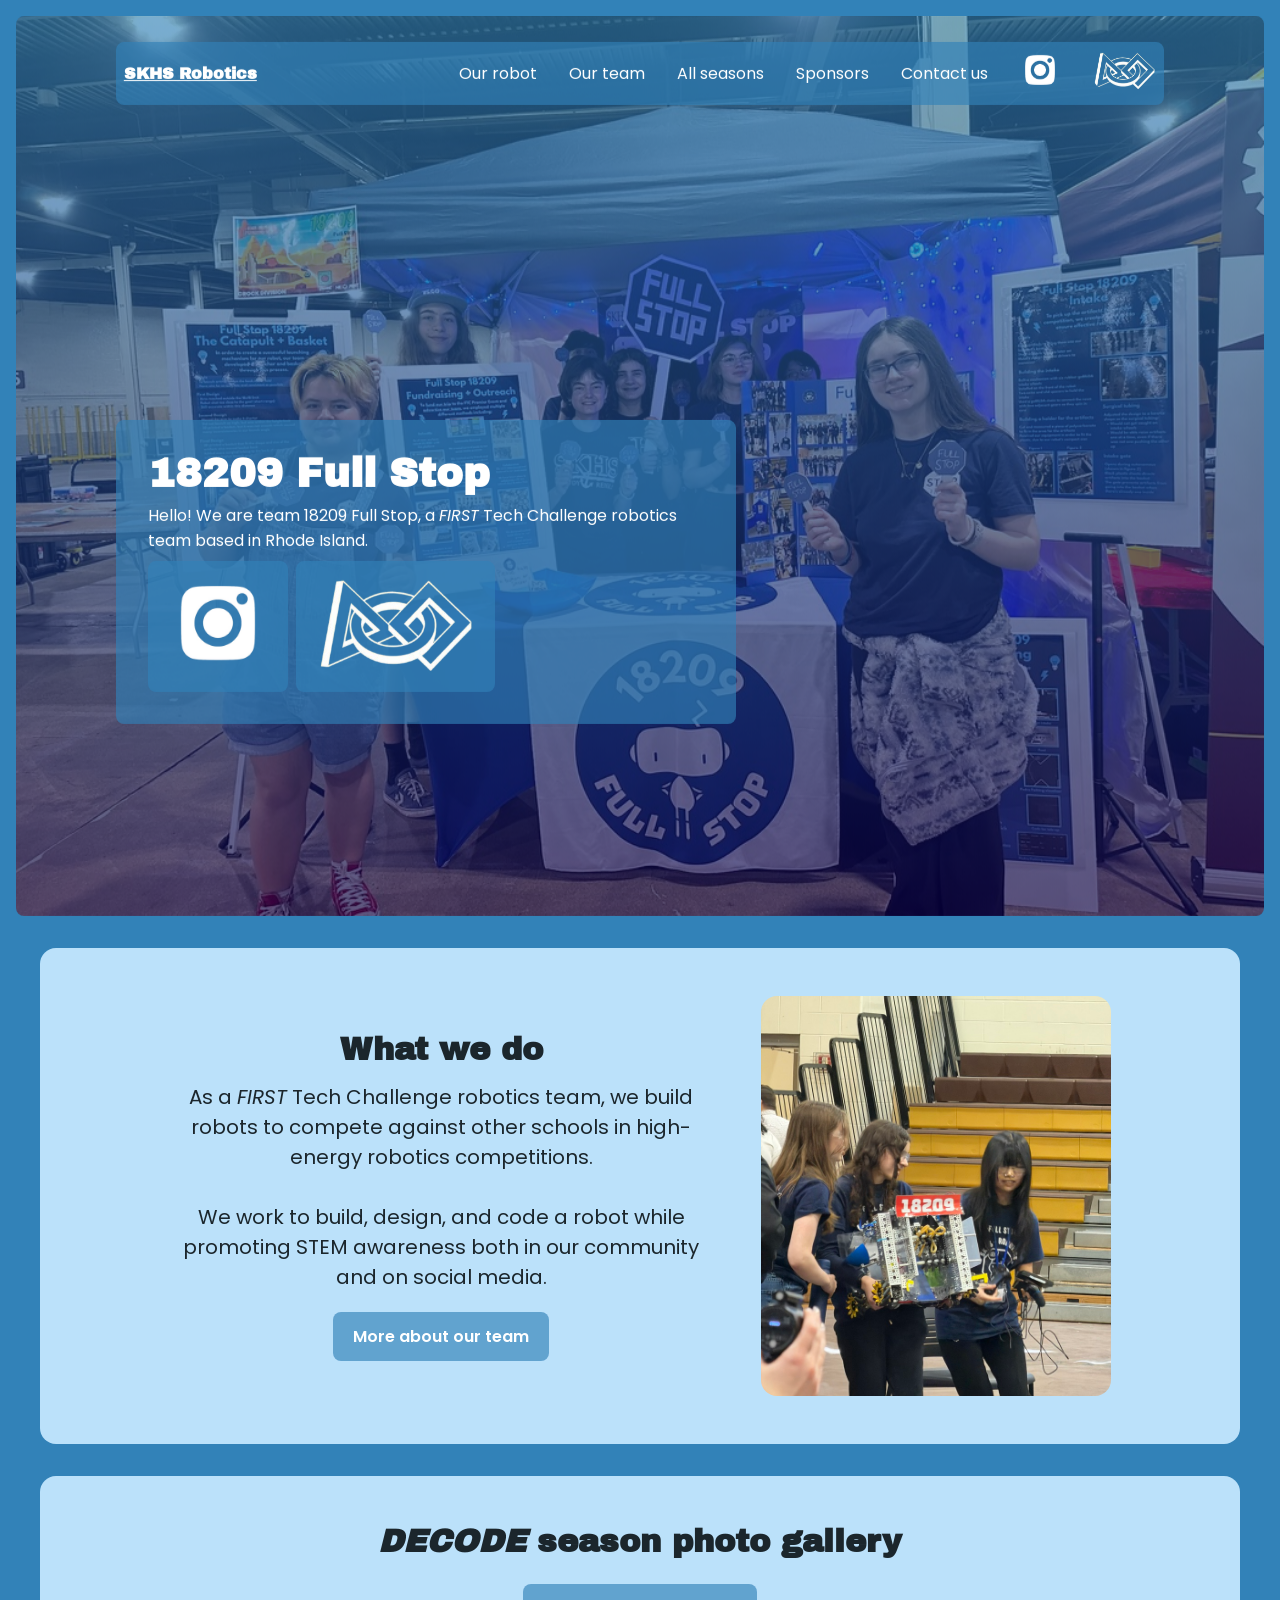
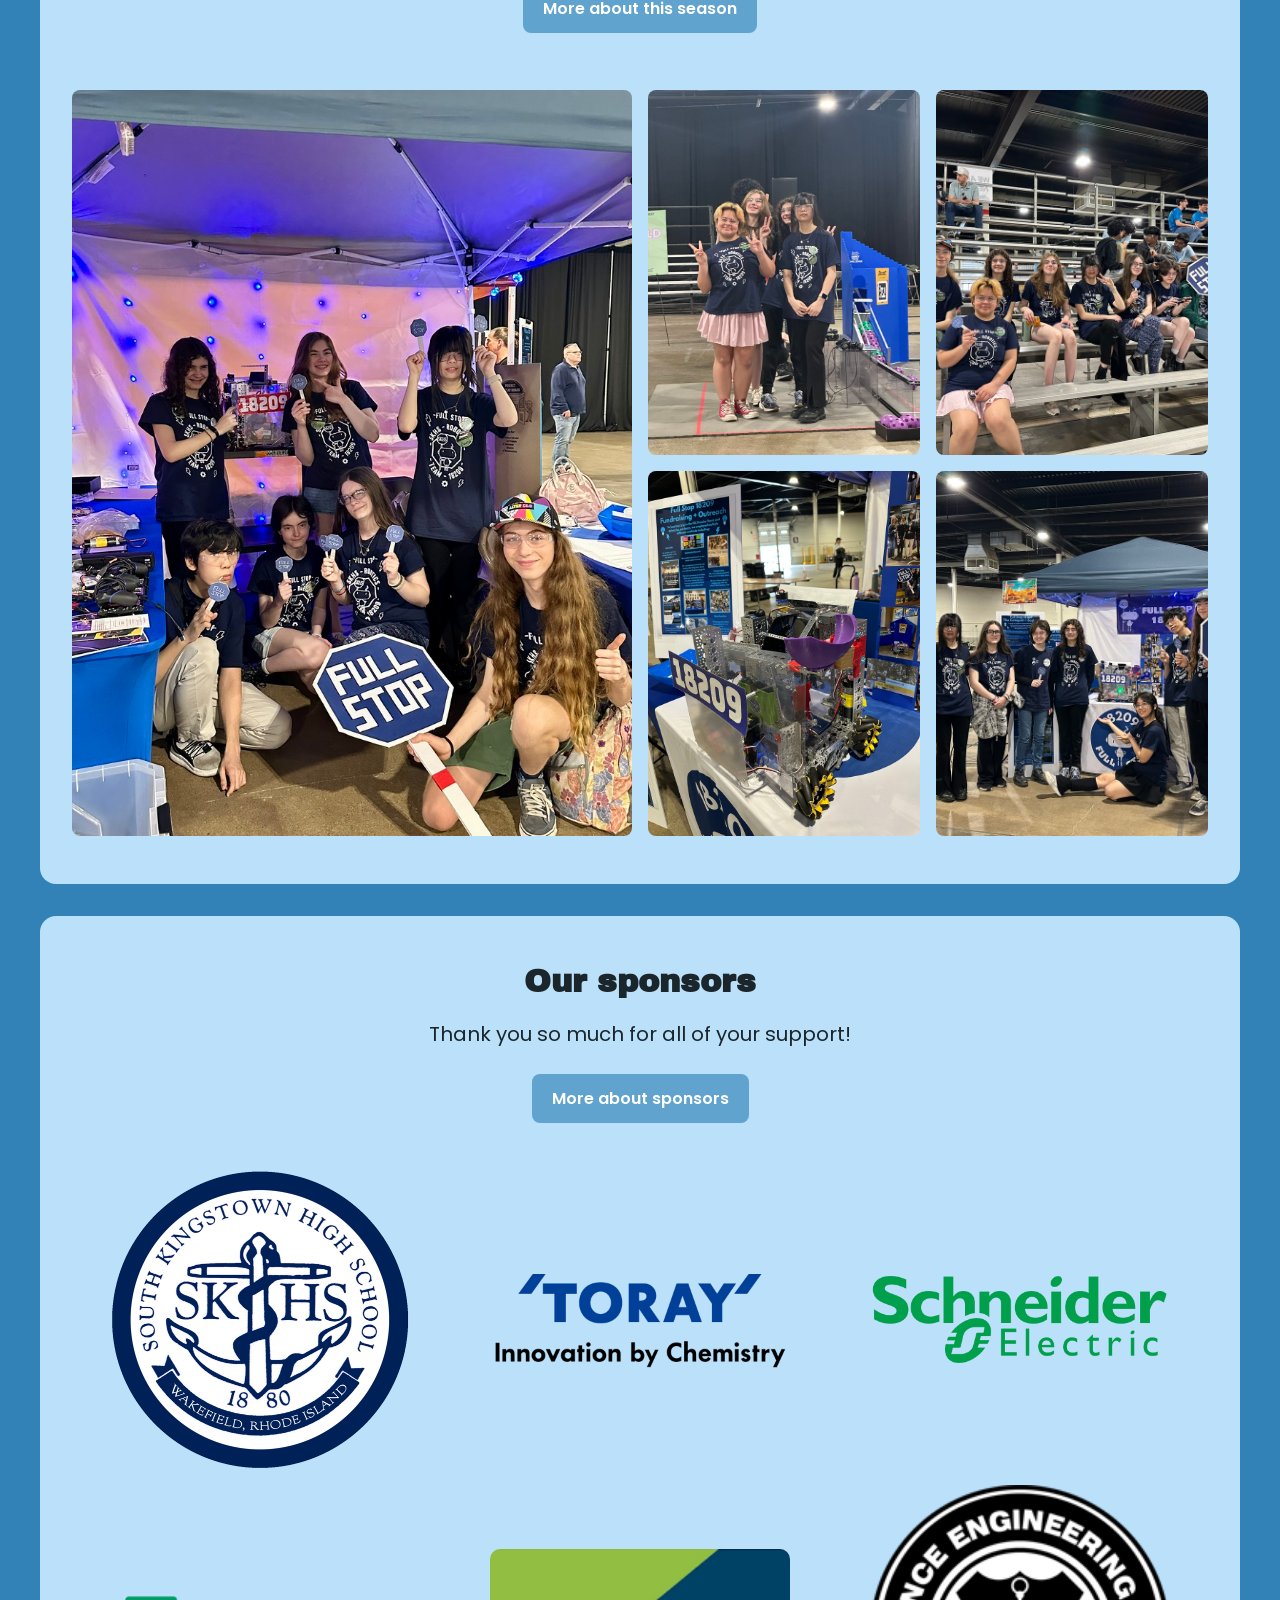
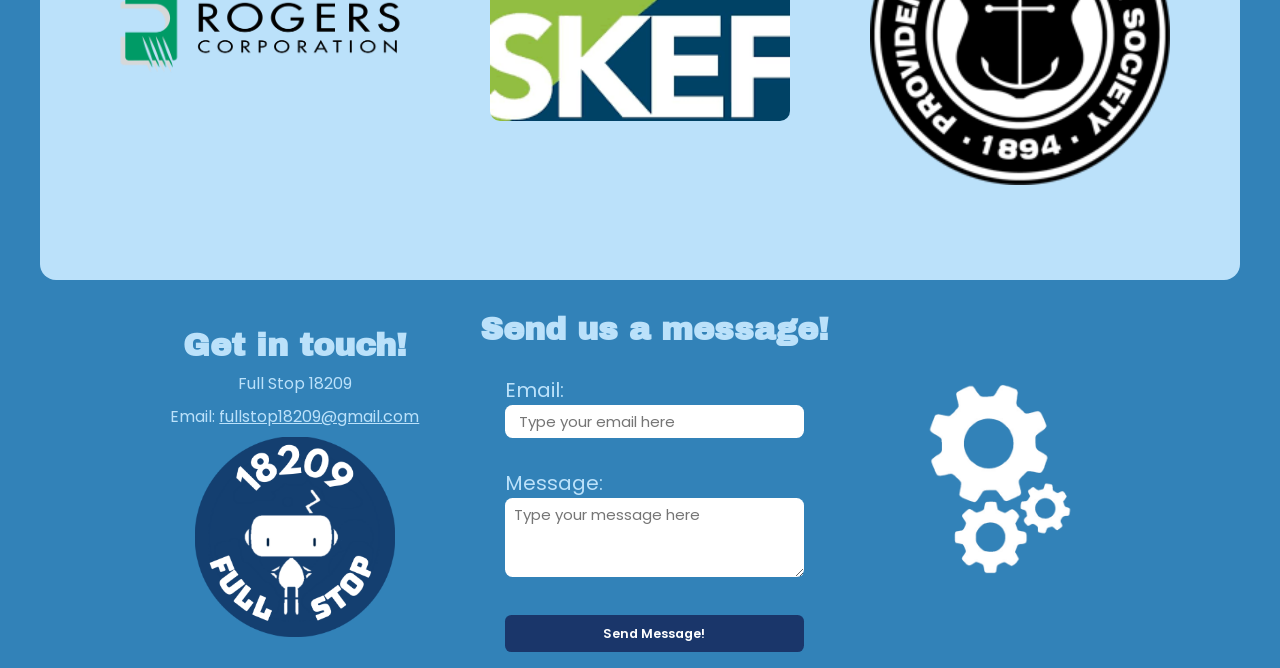
<file: index.html>
<!DOCTYPE html>
<html lang="en">
    <head>
        <meta charset="UTF-8">
        <meta name ="viewport" content="width=device-width, initial-scale=1.0">
        <link rel="icon" type="image/png" href="favicon.png">
        <title>18209 Full Stop</title>
        <link rel="stylesheet" href="style.css">
    </head>
    <body>
        <header>
            <div class="background autoShow" style="--page-image: url('fullTeam.jpeg');">
                    <nav>
                        <ul>
                            <li><a href="index.html"><u><strong>SKHS Robotics</strong></u></a></li>
                            <li><a href="robot.html">Our robot</a></li>
                            <li><a href="team.html">Our team</a></li>
                            <li><a href="history.html">All seasons</a></li>
                            <li><a href="sponsors.html">Sponsors</a></li>
                            <li><a href="contact.html">Contact us</a></li>
                            <li><a href="https://www.google.com/url?sa=t&source=web&rct=j&opi=89978449&url=https://www.instagram.com/skhs_robotics/&ved=2ahUKEwiGkLH6zaKUAxUehIkEHToSFgkQFnoECB0QAQ&usg=AOvVaw07t6YR5a8o6Npim0Z9a0MX" target="_blank">
                        <img height="40px" src="camera.png">
                    </a></li>
                            <li><a href="https://ftc-events.firstinspires.org/team/18209" target="_blank">
                        <img height="40px" src="first.png">
                    </a></li>
                        </ul>

                    </nav>
                    <div class="content">
                    <h1>18209 Full Stop</h1>
                    <p>Hello! We are team 18209 Full Stop, a <i>FIRST</i> Tech Challenge robotics team based in Rhode Island.</p>
                <div class="stack">
                    <a href="https://www.google.com/url?sa=t&source=web&rct=j&opi=89978449&url=https://www.instagram.com/skhs_robotics/&ved=2ahUKEwiGkLH6zaKUAxUehIkEHToSFgkQFnoECB0QAQ&usg=AOvVaw07t6YR5a8o6Npim0Z9a0MX" target="_blank" class ="cta-button">
                        <img height=100px src="camera.png">
                    </a>
                    <a href="https://ftc-events.firstinspires.org/team/18209" target="_blank" class="cta-button">
                        <img height=100px src="first.png">
                    </a>
                </div>    
                </div>
                    
            </div>
        </header>


        <section id="about us">
            <div class="flex-container autoShow">
                <div class="text-container">
                    <h2>What we do</h2>
                    <p>As a <i>FIRST</i> Tech Challenge robotics team, we build robots to compete against other schools 
                        in high-energy robotics competitions. <br><br>We work to build, design, and code a robot while 
                        promoting STEM awareness both in our community and on social media.</p>
                    <a href="team.html" class ="cta-button"> More about our team</a>

                </div>
            <img height="400px" width="350px" src="robot.jpeg">
            </div>
        </section>


        <section id="our-robot">
            <div class="our-robot autoShow">
            <h2><i>DECODE</i> season photo gallery</h2> <br>
            <a href="robot.html" class ="cta-button"> More about this season</a>
            <div class="grid-container">
                <img style="grid-area: img-1" src="inThePit.jpeg">
                <img style="grid-area: img-2" src="queue.jpeg">
                <img style="grid-area: img-3" src="stands.jpeg">
                <img style="grid-area: img-4" src="robotOnTable.jpeg">
                <img style="grid-area: img-5"src="setUp.jpeg">
            </div>
            </div>
        </section>

        <section>
            <div class="autoShow">
            <h2>Our sponsors</h2>
            <p>Thank you so much for all of your support!</p><br>
            <a href="sponsors.html" class ="cta-button"> More about sponsors</a>
            <div class="sponsors-container">
                <a href="https://hs.skschools.net/" target="_blank">
                    <img width="300px" style="grid-area: img-1" src="teamSkhs.png">
                </a>
                <a href="https://www.toray.com" target="_blank">
                    <img width="300px" style="grid-area: img-2" src="sponsorsToray.png">
                </a>
                <a href="https://www.se.com/ng/en/" target="_blank">
                    <img width="300px" style="grid-area: img-3" src="sponsorsSchneider.png">
                </a>
                <a href="https://www.rogerscorp.com/" target="_blank">
                    <img width="300px" style="grid-area: img-4" src="sponsorsRogers.png">
                </a>
                <a href="https://sites.google.com/skefonline.org/skef/home" target="_blank">
                    <img width="300px" style="grid-area: img-5"src="sponsorsSkef.png">
                </a>
                <a href="https://www.providenceengineeringsociety.com/" target="_blank">
                    <img width="300px" style="grid-area: img-6"src="sponsorsProvidence.webp">
                </a>
            </div>
            </div>
        </section>


    <div class ="flex-container contact-wrapper autoShow">
        <div class ="contact-info">
            <h2>Get in touch!</h2>
            <p>Full Stop 18209</p>
            <p>Email: <a href="mailto:fullstop18209@gmail.com"> fullstop18209@gmail.com</a></p>
            <img width=200px, height=200px src="Untitled design.png">
        </div>
    <div class="contact-form">
        <h2>Send us a message!</h2>
        <form action="https://formspree.io/f/mlgznypb" method="POST"> 
            <input type="hidden" placeholder="Type your name here" name="_captcha" value="false">

            <label for="email">Email:</label><br>
            <input type="email" placeholder="Type your email here" id="email" name="email" required><br><br>

            <label for="message">Message:</label><br>
            <textarea id="message" placeholder="Type your message here" name="message" rows="3" required></textarea><br><br>

            <input type="submit" value="Send Message!">

        </form>
    </div>
    <div class="contact-image autoShow">
        <img width="220px" src="gears-removebg-preview.png">
    </div>
    </div>
    </body>
</html>
</file>
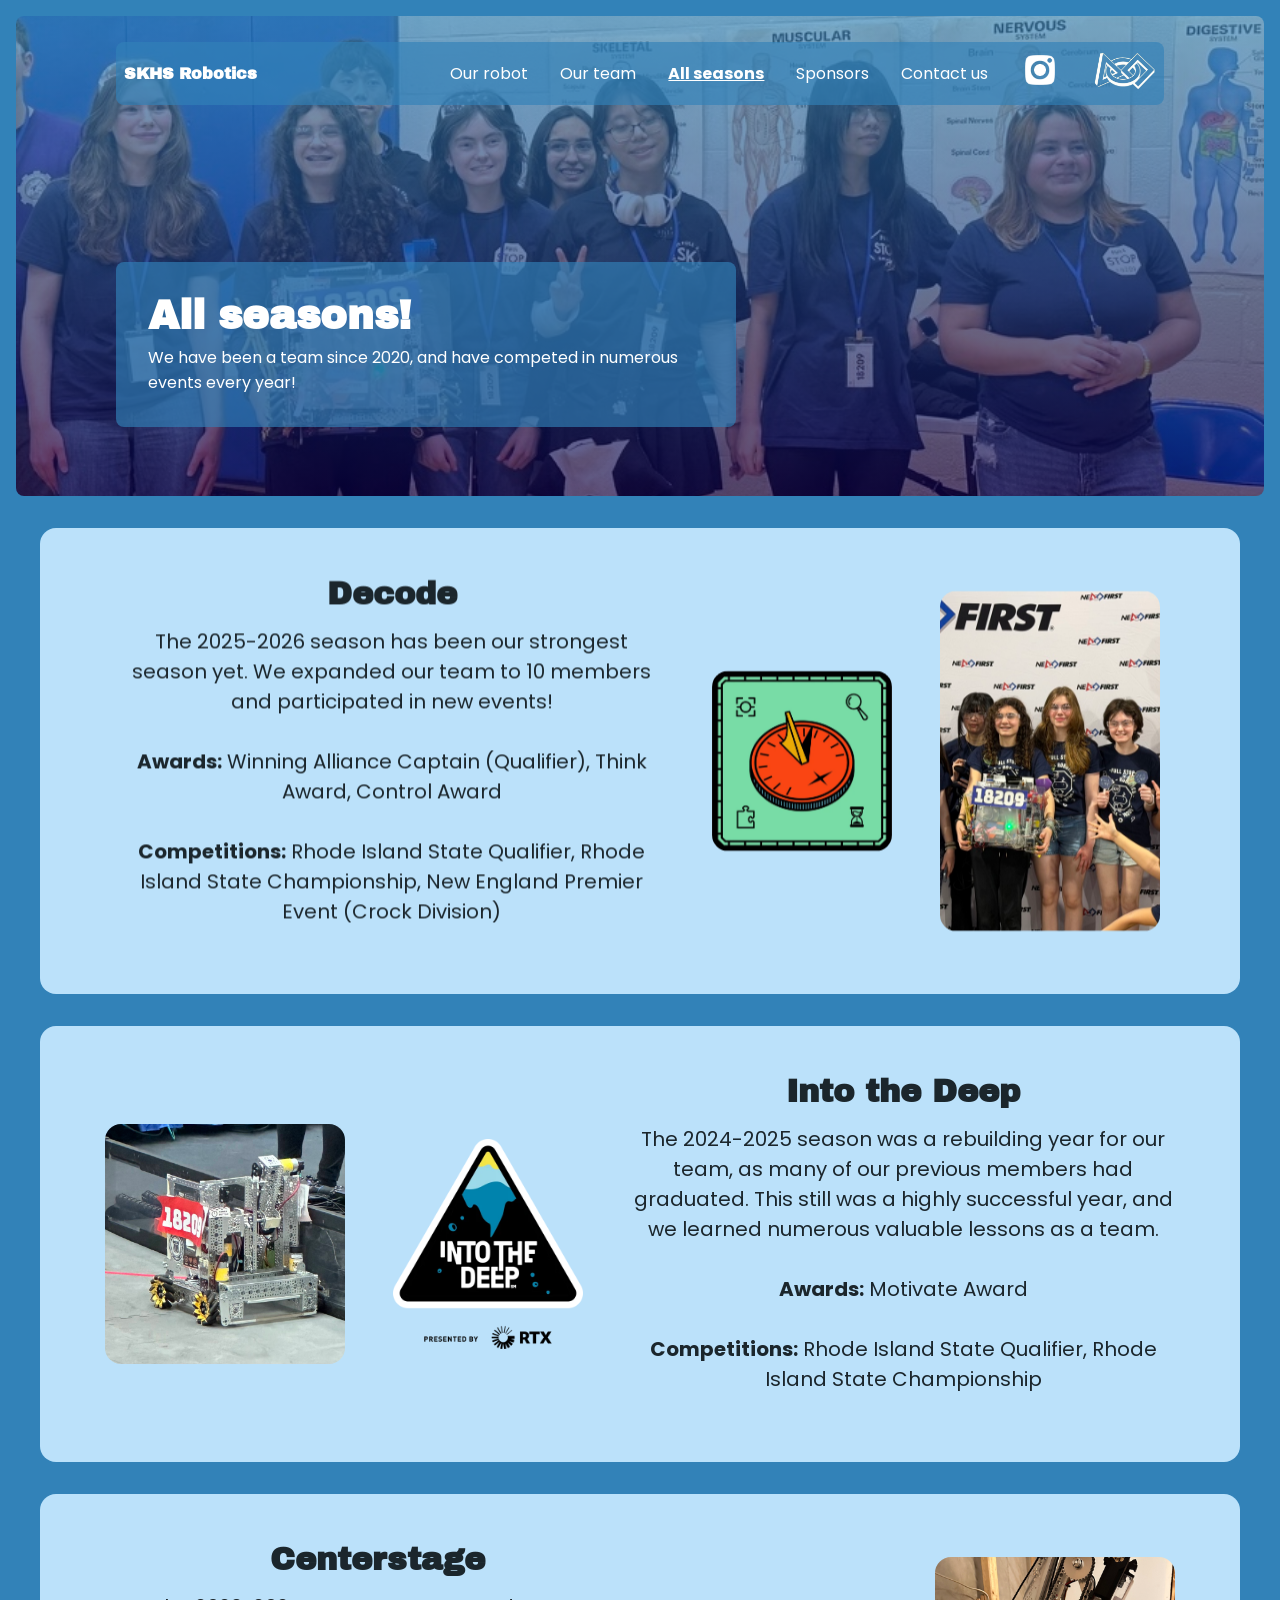
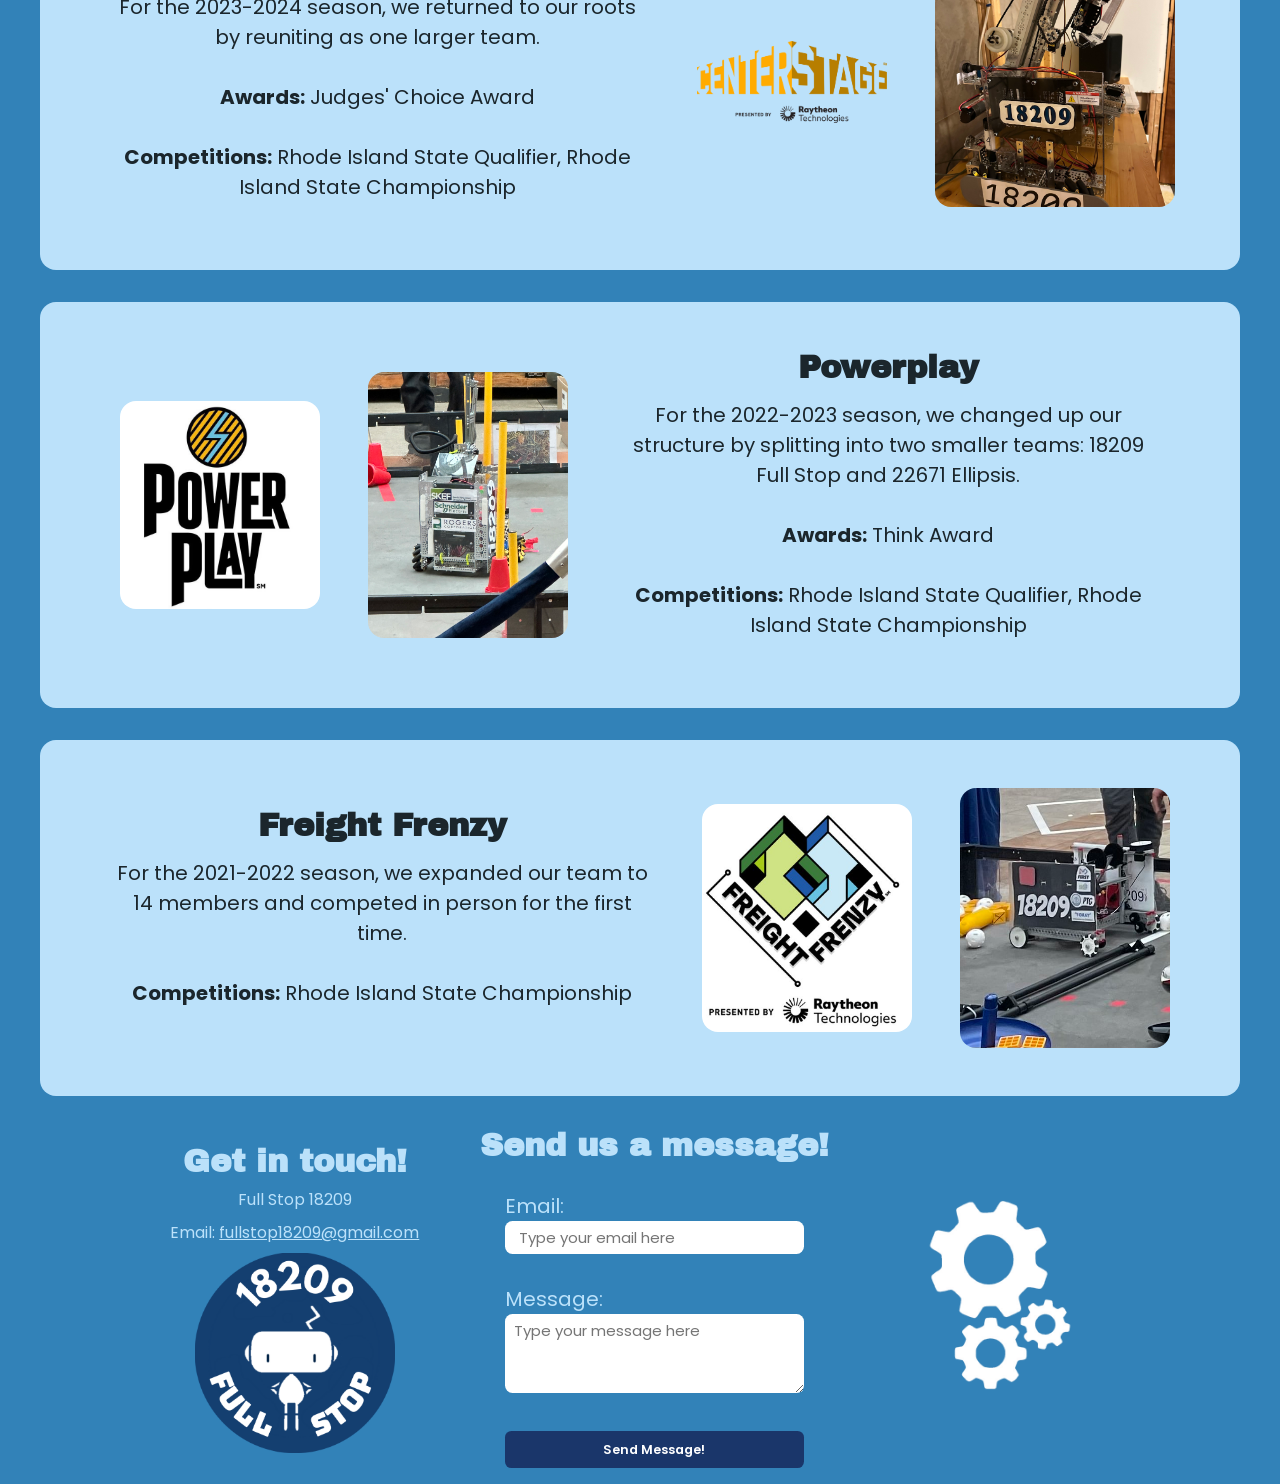
<file: history.html>
<!DOCTYPE html>
<html lang="en">
    <head>
        <meta charset="UTF-8">
        <meta name ="viewport" content="width=device.width, initial-scale=1.0">
        <link rel="icon" type="image/png" href="favicon.png">
        <title>History</title>
        <link rel="stylesheet" href="style.css">
    </head>
    <body>
        <header>
            <div class="top autoShow" style="--page-image: url('historyTeam.jpeg');">
                    <nav>
                        <ul>
                            <li><a href="index.html">SKHS Robotics</a></li>
                            <li><a href="robot.html">Our robot</a></li>
                            <li><a href="team.html">Our team</a></li>
                            <li><a href="history.html"><u><strong>All seasons</strong></u></a></li>
                            <li><a href="sponsors.html">Sponsors</a></li>
                            <li><a href="contact.html">Contact us</a></li>
                            <li><a href="https://www.instagram.com/skhs_robotics/" target="_blank">
                        <img height=40px src="camera.png">
                    </a></li>
                            <li><a href="https://ftc-events.firstinspires.org/team/18209" target="_blank">
                        <img height=40px src="first.png">
                    </a></li>
                        </ul>
                    </nav>
                    <div class="content">
                    <h1>All seasons!</h1>
                    <p>We have been a team since 2020, and have competed in numerous events every year!</p>   
                </div>
                    
            </div>
        </header>

        <section>
            <div class="flex-container autoShow">
                    <div class="text-container">
                        <h2>Decode</h2>
                    <p>The 2025-2026 season has been our strongest season yet. We expanded our team to 10 members
                        and participated in new events!
                        <br><br><strong>Awards:</strong> Winning Alliance Captain (Qualifier), Think Award, Control Award
                        <br><br><strong>Competitions:</strong> Rhode Island State Qualifier, Rhode Island State Championship, New England Premier Event (Crock Division)
                    </p>
                    </div>
                    <img height="180px" src="DECODE.png">
                    <img width="220px" height="340px"src="pictureWithSign.jpeg">
            </div>
        </section>
        
        
        <section>
            <div class="flex-container autoShow">
                    <img width="240px" height="240px" src="historyDeepBot.jpg">
                    <img width="190px" src="historyDeep.webp">
                    <div class="text-container">
                        <h2>Into the Deep</h2>
                    <p>The 2024-2025 season was a rebuilding year for our team, as many of our previous members had graduated. This still was a highly successful year, and we learned numerous valuable lessons as a team.
                        <br><br><strong>Awards:</strong> Motivate Award
                        <br><br><strong>Competitions:</strong> Rhode Island State Qualifier, Rhode Island State Championship
                    </p>
                    </div>

            </div>
        </section>

        <section>
            <div class="flex-container autoShow">
                    <div class="text-container">
                        <h2>Centerstage</h2>
                    <p>For the 2023-2024 season, we returned to our roots by reuniting as one larger team.
                        <br><br><strong>Awards:</strong> Judges' Choice Award
                        <br><br><strong>Competitions:</strong> Rhode Island State Qualifier, Rhode Island State Championship
                    </p>
                    </div>
                        <img width="190px" src="historyCenter.png">
                        <img height="250px" width="240px" src="historyCenterRobot.jpg">
            </div>
        </section>

        <section>
            <div class="flex-container autoShow">
                    <img width="200px" src="historyPower.jpeg">
                    <img width="200px" src="historyPowerTrueBot.jpg">

                    <div class="text-container">
                        <h2>Powerplay</h2>
                    <p>For the 2022-2023 season, we changed up our structure by splitting into two smaller teams: 18209 Full Stop and 22671 Ellipsis.
                        <br><br><strong>Awards:</strong> Think Award
                        <br><br><strong>Competitions:</strong> Rhode Island State Qualifier, Rhode Island State Championship
                    </p>
                    </div>
            </div>
        </section>


        <section>
            <div class="flex-container autoShow">
                    <div class="text-container">
                        <h2>Freight Frenzy</h2>
                    <p>For the 2021-2022 season, we expanded our team to 14 members and competed in person for the first time.
                        <br><br><strong>Competitions:</strong> Rhode Island State Championship
                    </p>
                    </div>
                    <img width="210px" src="historyFreight.webp">
                    <img width="210px" height="260px" src="historyFreightBot.jpg">
            </div>
        </section>
    

        <div class ="flex-container contact-wrapper autoShow">
        <div class ="contact-info">
            <h2>Get in touch!</h2>
            <p>Full Stop 18209</p>
            <p>Email: <a href="mailto:fullstop18209@gmail.com"> fullstop18209@gmail.com</a></p>
            <img width=200px, height=200px src="Untitled design.png">
        </div>
    <div class="contact-form">
        <h2>Send us a message!</h2>
        <form action="https://formspree.io/f/mlgznypb" method="POST"> 
            <input type="hidden" placeholder="Type your name here" name="_captcha" value="false">

            <label for="email">Email:</label><br>
            <input type="email" placeholder="Type your email here" id="email" name="email" required><br><br>

            <label for="message">Message:</label><br>
            <textarea id="message" placeholder="Type your message here" name="message" rows="3" required></textarea><br><br>

            <input type="submit" value="Send Message!">

        </form>
    </div>
    <div class="contact-image autoShow">
        <img width="220px" src="gears-removebg-preview.png">
    </div>
    </div>
    </body>
</html>
</file>
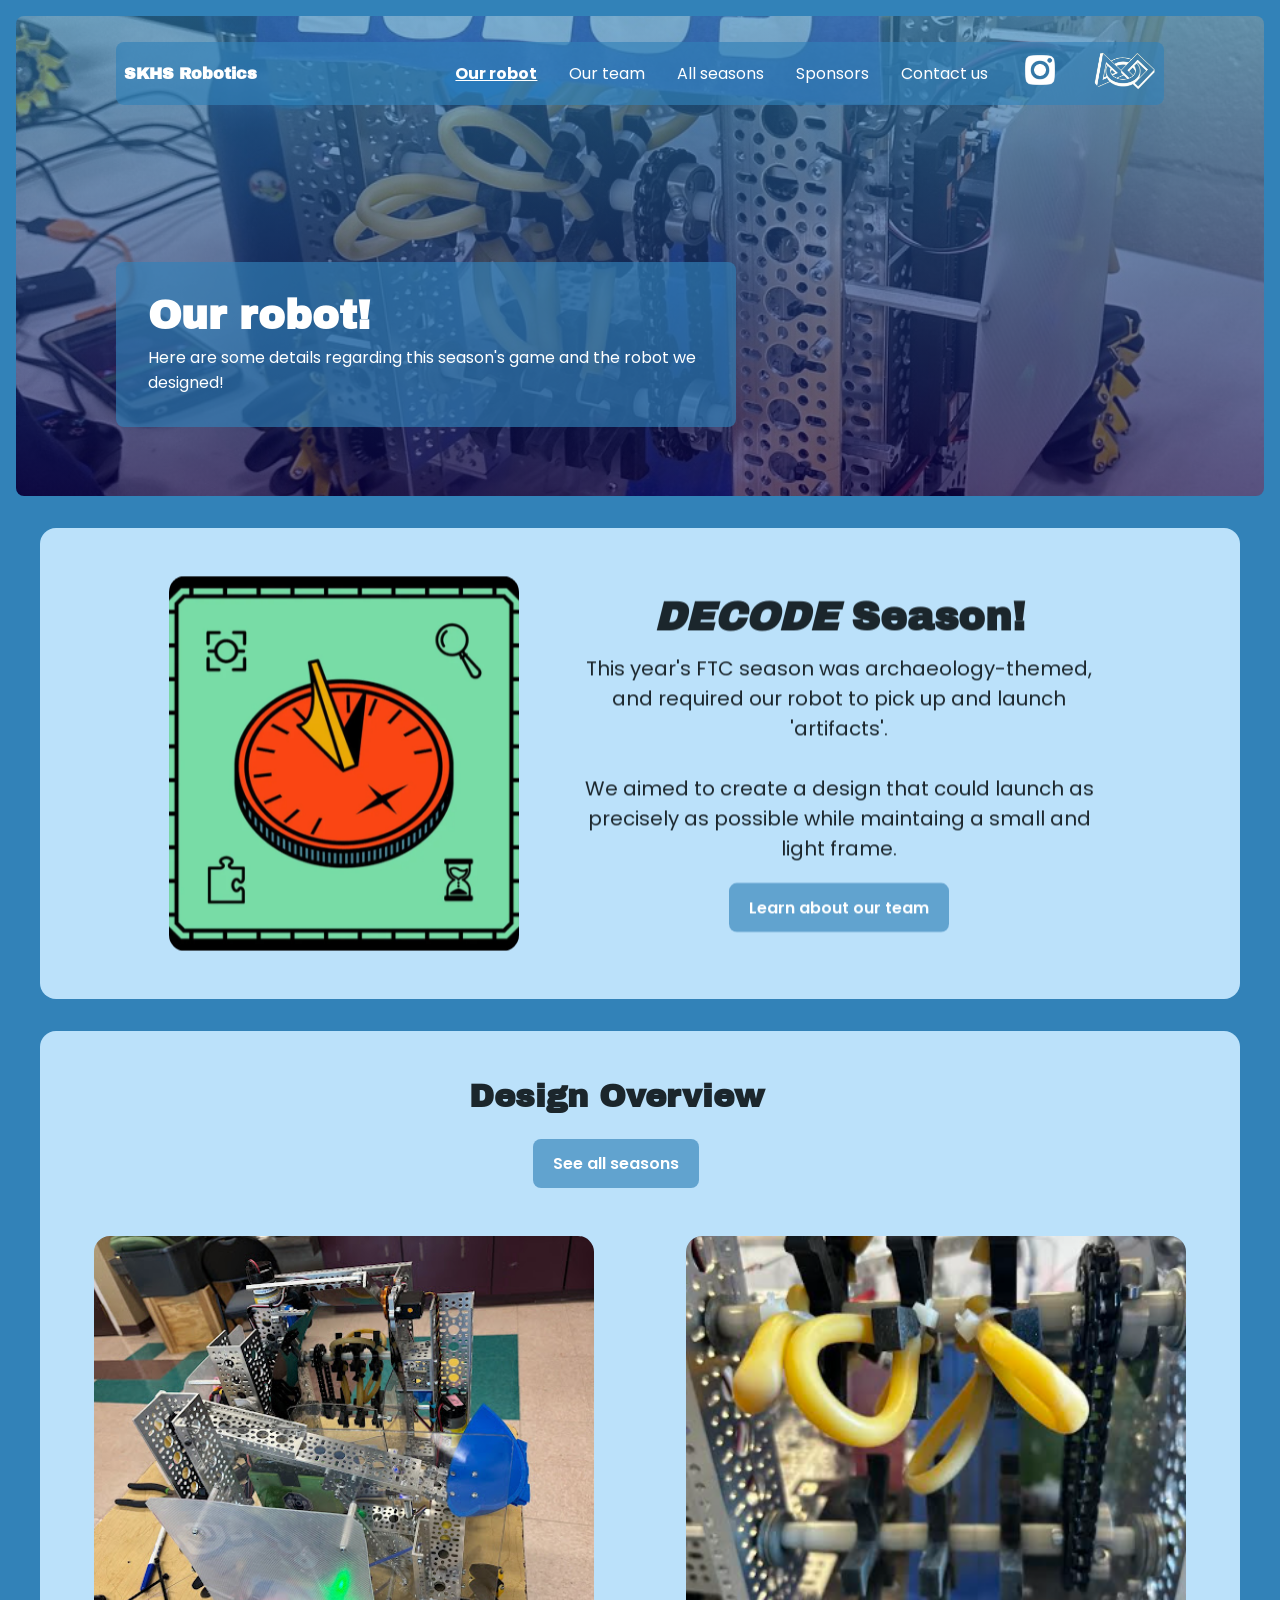
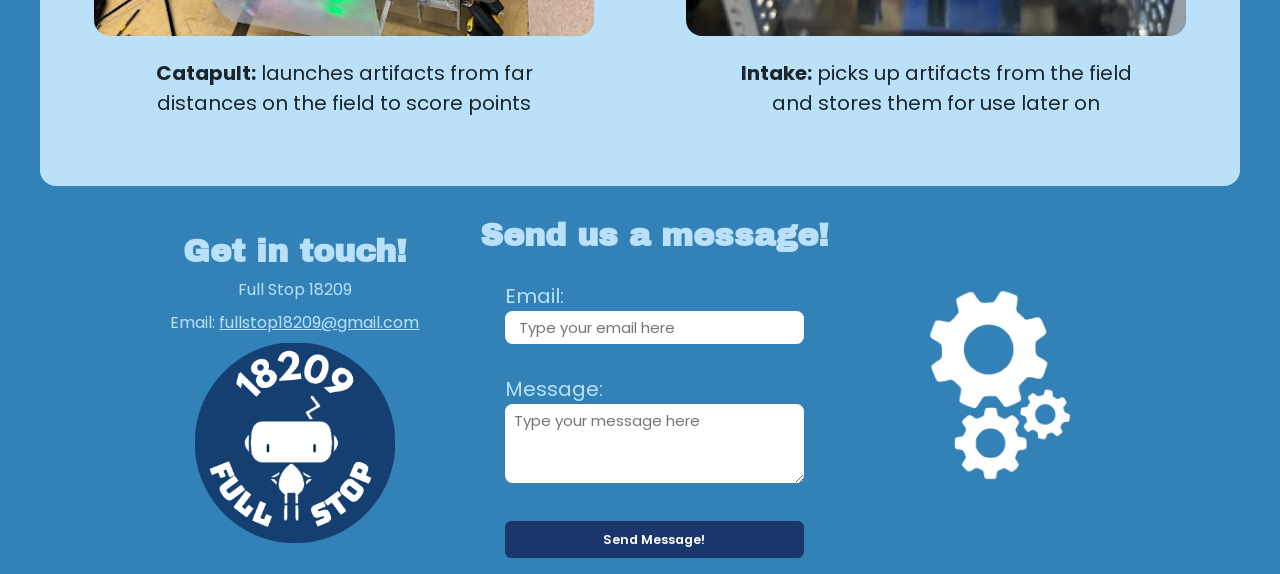
<file: robot.html>
<!DOCTYPE html>
<html lang="en">
    <head>
        <meta charset="UTF-8">
        <meta name ="viewport" content="width=device.width, initial-scale=1.0">
        <link rel="icon" type="image/png" href="favicon.png">
        <title>Our Robot</title>
        <link rel="stylesheet" href="style.css">
    </head>
    <body>
        <header>
            <div class="top autoShow" style="--page-image: url('tableRobot.jpeg');">
                    <nav>
                        <ul>
                            <li><a href="index.html">SKHS Robotics</a></li>
                            <li><a href="robot.html"><u><strong>Our robot</strong></u></a></li>
                            <li><a href="team.html">Our team</a></li>
                            <li><a href="history.html">All seasons</a></li>
                            <li><a href="sponsors.html">Sponsors</a></li>
                            <li><a href="contact.html">Contact us</a></li>
                            <li><a href="https://www.google.com/url?sa=t&source=web&rct=j&opi=89978449&url=https://www.instagram.com/skhs_robotics/&ved=2ahUKEwiGkLH6zaKUAxUehIkEHToSFgkQFnoECB0QAQ&usg=AOvVaw07t6YR5a8o6Npim0Z9a0MX" target="_blank">
                        <img height=40px src="camera.png">
                    </a></li>
                            <li><a href="https://ftc-events.firstinspires.org/team/18209" target="_blank">
                        <img height=40px src="first.png">
                    </a></li>
                        </ul>
                    </nav>
                    <div class="content">
                    <h1>Our robot!</h1>
                    <p>Here are some details regarding this season's game and the robot we designed!</p>   
                </div>
                    
            </div>
        </header>

        <section>
            <div class="flex-container autoShow">
                <img height="375px" width="350px" src="DECODE.png">
                <div class="text-container">
                    <h1><i>DECODE</i> Season!</h1>
                    <p>This year's FTC season was archaeology-themed, and required our robot to pick up and launch 'artifacts'.
                        <br><br> We aimed to create a design that could launch as precisely as possible while maintaing a small and light frame.
                    </p>
                    <a href="team.html" class ="cta-button"> Learn about our team</a>
                    
                </div>
            </div>
        </section>

        <section>
            <div class="flex-container autoShow">
                    <div class="text-container">
                        <h2>Design Overview</h2><br>
                    <a href="history.html" class ="cta-button"> See all seasons</a>
                    </div>
                    <br>
                    <br>
                    <div class="text-container">
                        <img height="400px" width="500px" src="fullRobot.jpg">
                        <div class="caption">
                            <p><strong>Catapult:</strong> launches artifacts from far distances on the field to score points</p>
                        </div>
                    </div>
                    
                    <div class="text-container">
                        <img height="400px" width="500px" src="robotIntake.png">
                        <div class="caption">
                            <p><strong>Intake:</strong> picks up artifacts from the field and stores them for use later on</p>
                        </div>
                    </div>
            </div>
        </section>

        
        <div class ="flex-container contact-wrapper autoShow">
        <div class ="contact-info">
            <h2>Get in touch!</h2>
            <p>Full Stop 18209</p>
            <p>Email: <a href="mailto:fullstop18209@gmail.com"> fullstop18209@gmail.com</a></p>
            <img width=200px, height=200px, src="Untitled design.png">
        </div>
    <div class="contact-form">
        <h2>Send us a message!</h2>
        <form action="https://formspree.io/f/mlgznypb" method="POST"> 
            <input type="hidden" placeholder="Type your name here" name="_captcha" value="false">

            <label for="email">Email:</label><br>
            <input type="email" placeholder="Type your email here" id="email" name="email" required><br><br>

            <label for="message">Message:</label><br>
            <textarea id="message" placeholder="Type your message here" name="message" rows="3" required></textarea><br><br>

            <input type="submit" value="Send Message!">

        </form>
    </div>
    <div class="contact-image autoShow">
        <img width="220px" src="gears-removebg-preview.png">
    </div>
    </div>
    </body>
</html>
</file>
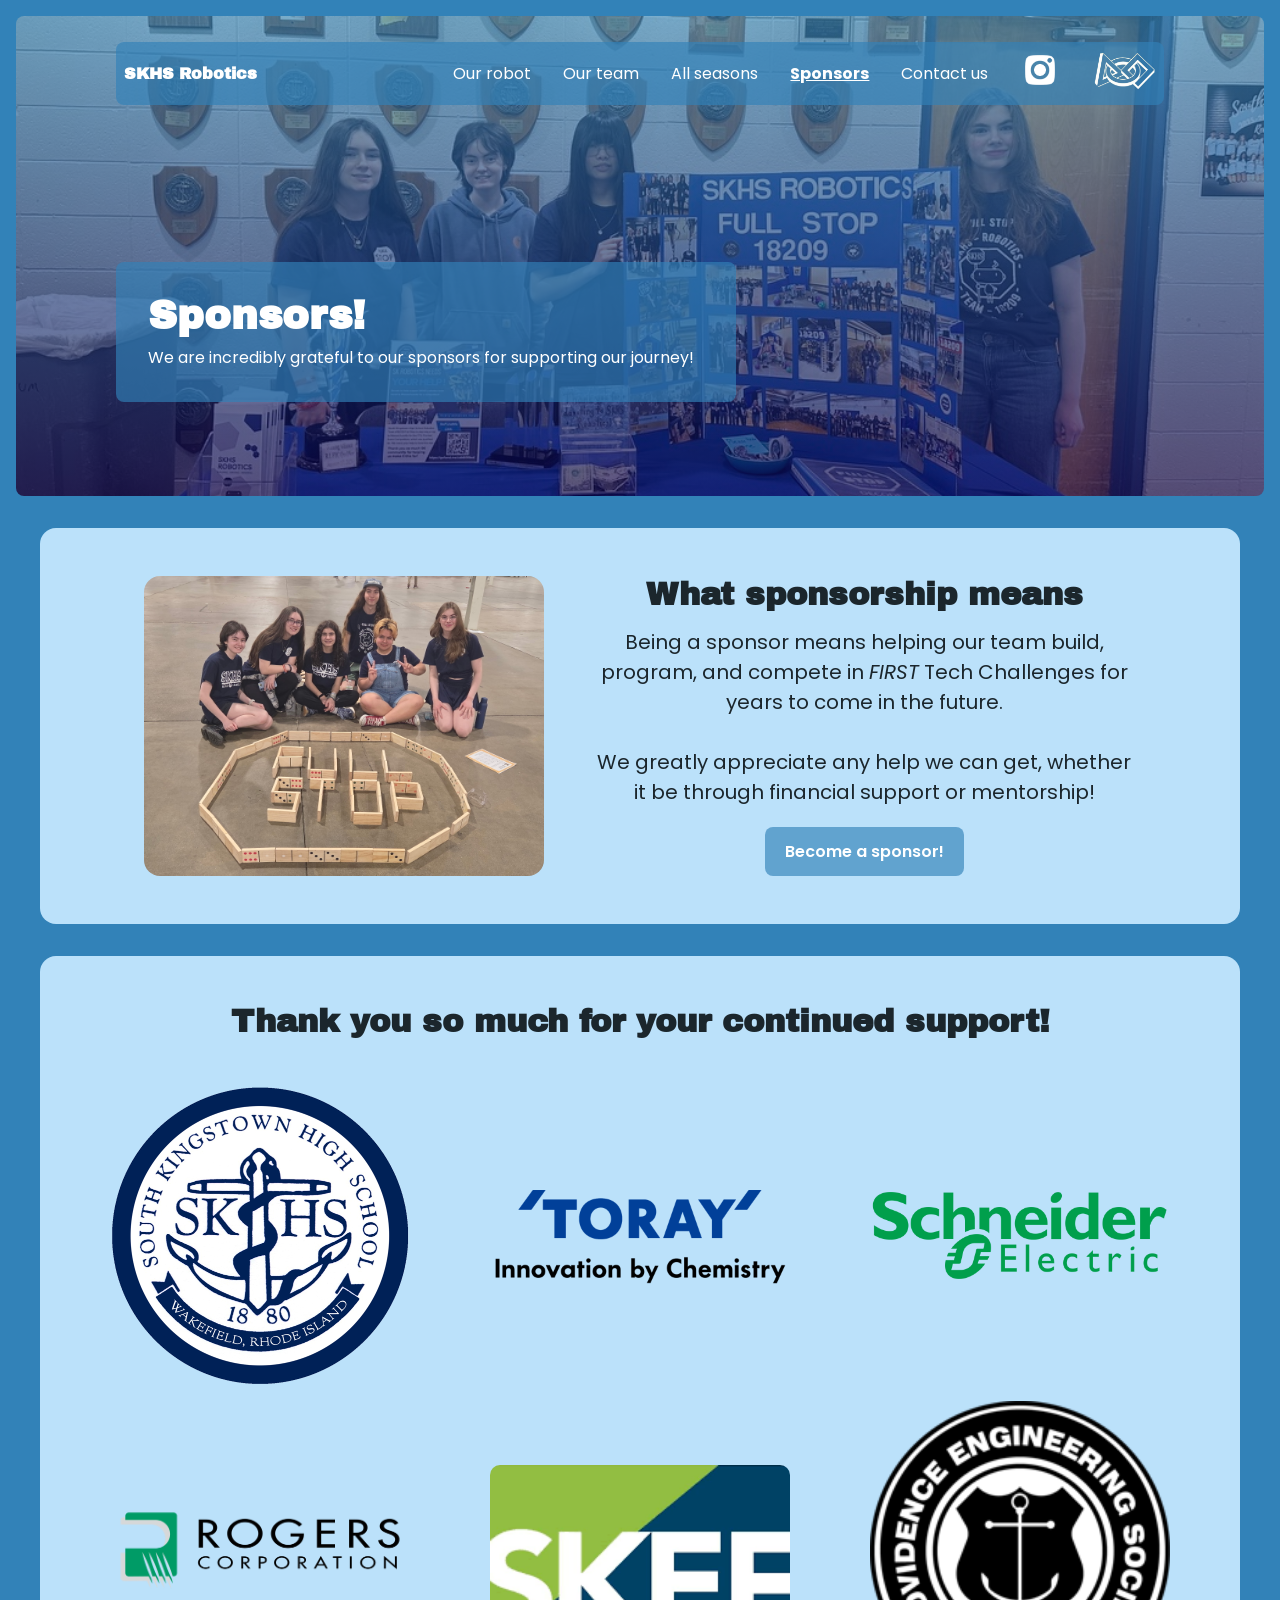
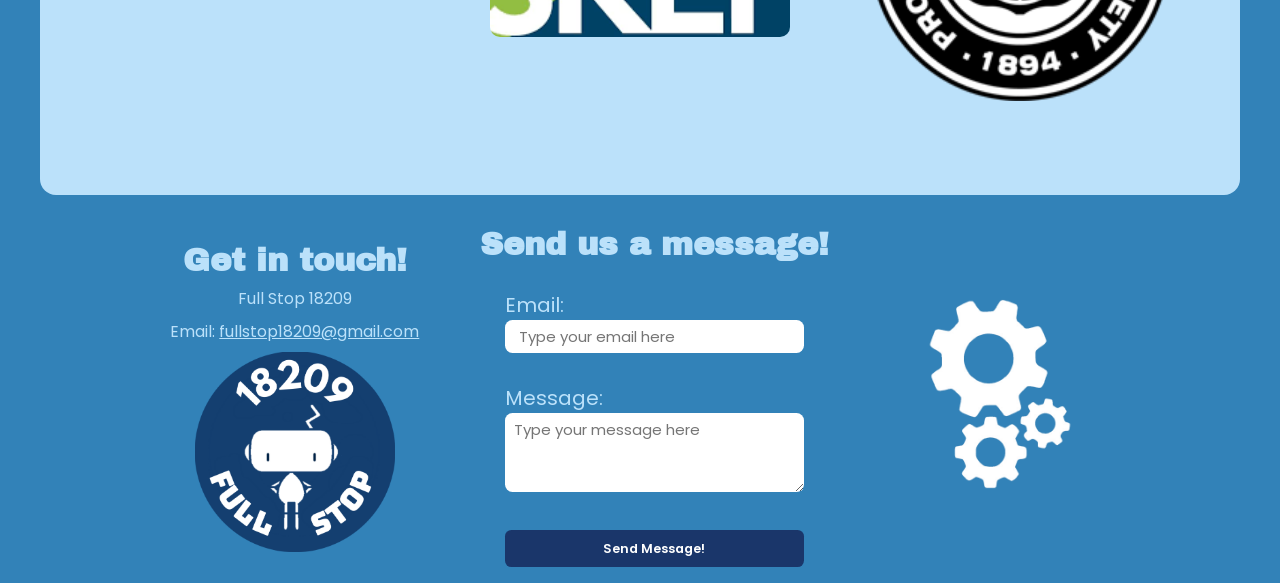
<file: sponsors.html>
<!DOCTYPE html>
<html lang="en">
    <head>
        <meta charset="UTF-8">
        <meta name ="viewport" content="width=device.width, initial-scale=1.0">
        <link rel="icon" type="image/png" href="favicon.png">
        <title>Sponsors</title>
        <link rel="stylesheet" href="style.css">
    </head>
    <body>
        <header>
            <div class="top autoShow" style="--page-image: url('sponsorsFundraiser.jpeg');">
                    <nav>
                        <ul>
                            <li><a href="index.html">SKHS Robotics</a></li>
                            <li><a href="robot.html">Our robot</a></li>
                            <li><a href="team.html">Our team</a></li>
                            <li><a href="history.html">All seasons</a></li>
                            <li><a href="sponsors.html"><u><strong>Sponsors</strong></u></a></li>
                            <li><a href="contact.html">Contact us</a></li>
                            <li><a href="https://www.google.com/url?sa=t&source=web&rct=j&opi=89978449&url=https://www.instagram.com/skhs_robotics/&ved=2ahUKEwiGkLH6zaKUAxUehIkEHToSFgkQFnoECB0QAQ&usg=AOvVaw07t6YR5a8o6Npim0Z9a0MX" target="_blank">
                        <img height=40px src="camera.png">
                    </a></li>
                            <li><a href="https://ftc-events.firstinspires.org/team/18209" target="_blank">
                        <img height=40px src="first.png">
                    </a></li>
                        </ul>
                    </nav>
                    <div class="content">
                    <h1>Sponsors!</h1>
                    <p>We are incredibly grateful to our sponsors for supporting our journey!</p>   
                </div>
                    
            </div>
        </header>

        <section>
            <div class="flex-container autoShow">
                <img width="400px" src="sponsorDomino.JPG"> 
                <div class="text-container">
                    <h2>What sponsorship means</h2>
                    <p>
                        Being a sponsor means helping our team build, program, and compete in <i>FIRST</i>
                         Tech Challenges for years to come in the future. <br><br> We greatly appreciate any help
                         we can get, whether it be through financial support or mentorship! 
                    </p>
                    <a href="contact.html" class ="cta-button"> Become a sponsor!</a>
                </div>
            </div>
        </section>

        

        <section>
            <div class="autoShow">
            <h2>Thank you so much for your continued support!</h2>
            <div class="sponsors-container">
                <a href="https://hs.skschools.net/" target="_blank">
                    <img width="300px" style="grid-area: img-1" src="teamSkhs.png">
                </a>
                <a href="https://www.toray.com" target="_blank">
                    <img width="300px" style="grid-area: img-2" src="sponsorsToray.png">
                </a>
                <a href="https://www.se.com/ng/en/" target="_blank">
                    <img width="300px" style="grid-area: img-3" src="sponsorsSchneider.png">
                </a>
                <a href="https://www.rogerscorp.com/" target="_blank">
                    <img width="300px" style="grid-area: img-4" src="sponsorsRogers.png">
                </a>
                <a href="https://sites.google.com/skefonline.org/skef/home" target="_blank">
                    <img width="300px" style="grid-area: img-5"src="sponsorsSkef.png">
                </a>
                <a href="https://www.providenceengineeringsociety.com/" target="_blank">
                    <img width="300px" style="grid-area: img-6"src="sponsorsProvidence.webp">
                </a>
            </div>
            </div>
        </section>

        
        <div class ="flex-container contact-wrapper autoShow">
        <div class ="contact-info">
            <h2>Get in touch!</h2>
            <p>Full Stop 18209</p>
            <p>Email: <a href="mailto:fullstop18209@gmail.com"> fullstop18209@gmail.com</a></p>
            <img width=200px, height=200px, src="Untitled design.png">
        </div>
    <div class="contact-form">
        <h2>Send us a message!</h2>
        <form action="https://formspree.io/f/mlgznypb" method="POST"> 
            <input type="hidden" placeholder="Type your name here" name="_captcha" value="false">

            <label for="email">Email:</label><br>
            <input type="email" placeholder="Type your email here" id="email" name="email" required><br><br>

            <label for="message">Message:</label><br>
            <textarea id="message" placeholder="Type your message here" name="message" rows="3" required></textarea><br><br>

            <input type="submit" value="Send Message!">

        </form>
    </div>
    <div class="contact-image autoShow">
        <img width="220px" src="gears-removebg-preview.png">
    </div>
    </div>
    </body>
</html>
</file>
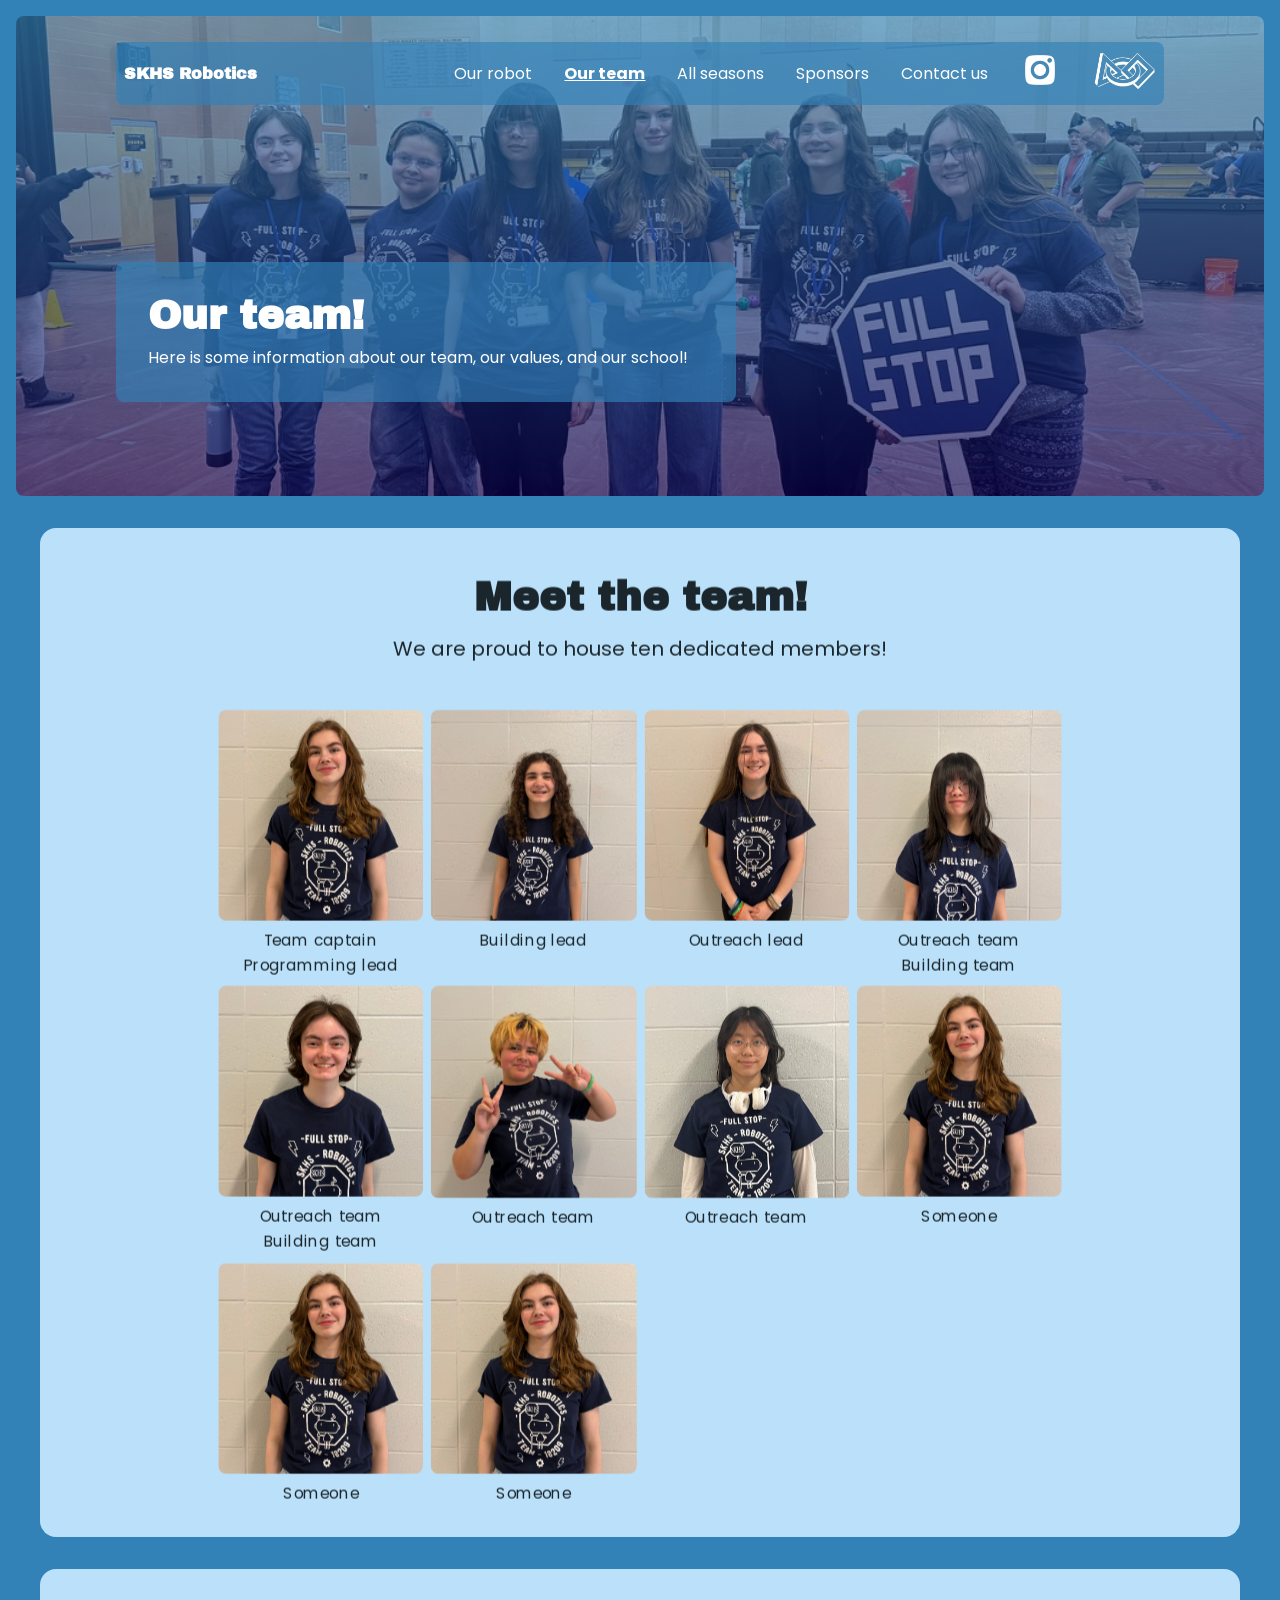
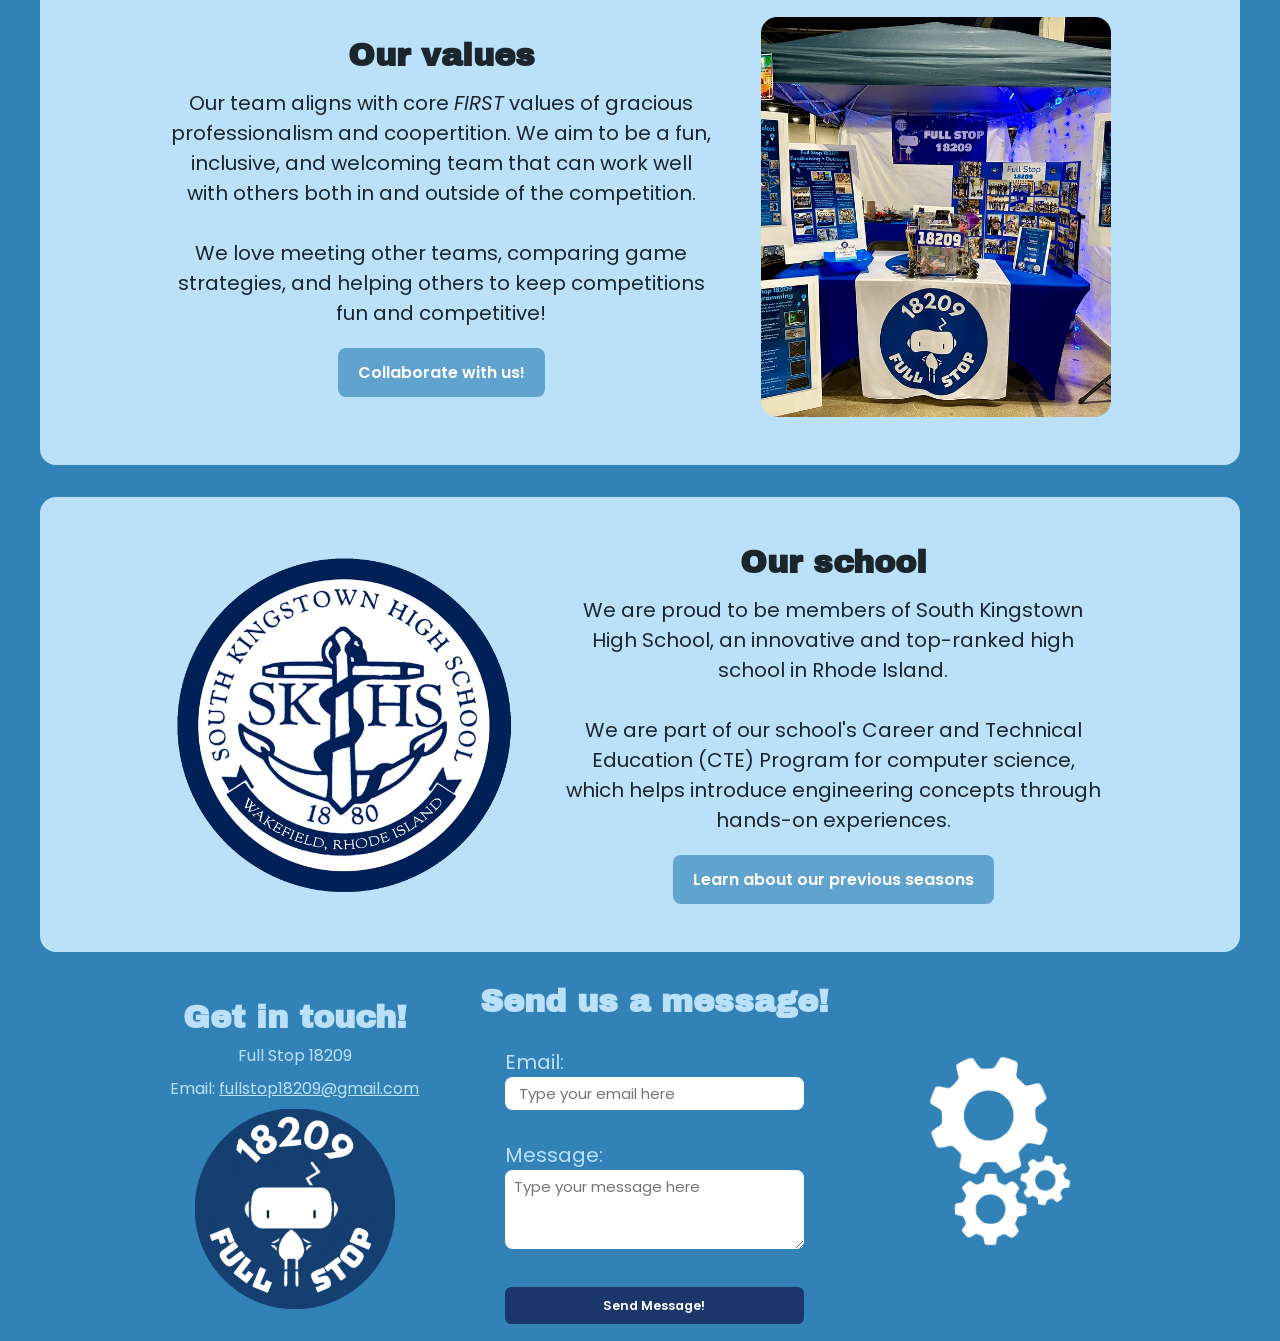
<file: team.html>
<!DOCTYPE html>
<html lang="en">
    <head>
        <meta charset="UTF-8">
        <meta name ="viewport" content="width=device.width, initial-scale=1.0">
        <link rel="icon" type="image/png" href="favicon.png">
        <title>Our team</title>
        <link rel="stylesheet" href="style.css">
    </head>
    <body>
        <header>
            <div class="top autoShow" style="--page-image: url('entireTeamReal.jpeg');">
                    <nav>
                        <ul>
                            <li><a href="index.html">SKHS Robotics</a></li>
                            <li><a href="robot.html">Our robot</a></li>
                            <li><a href="team.html"><u><strong>Our team</strong></u></a></li>
                            <li><a href="history.html">All seasons</a></li>
                            <li><a href="sponsors.html">Sponsors</a></li>
                            <li><a href="contact.html">Contact us</a></li>
                            <li><a href="https://www.google.com/url?sa=t&source=web&rct=j&opi=89978449&url=https://www.instagram.com/skhs_robotics/&ved=2ahUKEwiGkLH6zaKUAxUehIkEHToSFgkQFnoECB0QAQ&usg=AOvVaw07t6YR5a8o6Npim0Z9a0MX" target="_blank">
                        <img height=40px src="camera.png">
                    </a></li>
                            <li><a href="https://ftc-events.firstinspires.org/team/18209" target="_blank">
                        <img height=40px src="first.png">
                    </a></li>
                        </ul>
                    </nav>
                    <div class="content">
                    <h1>Our team!</h1>
                    <p>Here is some information about our team, our values, and our school!</p>   
                </div>
                    
            </div>
        </header>
        

        <section>
            <div class="flex-container autoShow">
                <div class="text-container">
                    <h1>Meet the team!</h1>
                    <p>We are proud to house ten dedicated members!</p><br>
                    <div class="team-container2">
                            <div class="item">
                                <img height=auto style="grid-area: img-1" src="maya.jpg">
                                <div class="description">
                                    Team captain <br> Programming lead
                                </div>
                            </div>
                            <div class="item">
                                <img height=auto style="grid-area: img-2" src="renee.jpg">
                                <div class="description">
                                    Building lead<br><br>
                                </div>
                            </div>
                            <div class="item">
                                <img height=auto style="grid-area: img-3" src="gabrielle.jpg">
                                <div class="description">
                                    Outreach lead<br><br>
                                </div>
                            </div>
                            <div class="item">
                                <img height=auto style="grid-area: img-4" src="vivian.jpg">
                                <div class="description">
                                    Outreach team <br> Building team
                                </div>
                            </div>
                            <div class="item">
                                <img height=auto style="grid-area: img-5" src="eden.jpg">
                                <div class="description">
                                    Outreach team <br> Building team
                                </div>
                            </div>
                            <div class="item">
                                <img height=auto style="grid-area: img-6" src="mylo.jpg">
                                <div class="description">
                                    Outreach team<br><br>
                                </div>
                            </div>
                            <div class="item">
                                <img height=auto style="grid-area: img-7" src="saldon.jpeg">
                                <div class="description">
                                    Outreach team<br><br>
                                </div>
                            </div>
                            <div class="item">
                                <img height=auto style="grid-area: img-8" src="maya.jpg">
                                <div class="description">
                                    Someone<br><br>
                                </div>
                            </div>
                            <div class="item">
                                <img height=auto style="grid-area: img-9" src="maya.jpg">
                                <div class="description">
                                    Someone<br><br>
                                </div>
                            </div>
                            <div class="item">
                                <img height=auto style="grid-area: img-10" src="maya.jpg">
                                <div class="description">
                                    Someone<br><br>
                                </div>
                            </div>
                    </div>
            </div>
            </div>
        </section>


        <section>
            <div class="flex-container autoShow">
                <div class="text-container">
                    <h2>Our values</h2>
                    <p>Our team aligns with core <i>FIRST</i> values of gracious professionalism and coopertition.
                        We aim to be a fun, inclusive, and welcoming team that can work well with others 
                        both in and outside of the competition.  
                        <br> <br>We love meeting other teams, comparing game strategies, and helping 
                        others to keep competitions fun and competitive!</p>
                        <a href="contact.html" class ="cta-button"> Collaborate with us!</a>
                </div>
            <img height="400px" width="350px" src="teamPit.jpeg">
            </div>
        </section>

        <section>
            <div class="flex-container autoShow">
                <img height="350px"  src="teamSkhs.png">
                <div class="text-container">
                    <h2>Our school</h2>
                    <p>We are proud to be members of South Kingstown High School, an innovative and top-ranked high school in Rhode Island. 
                        <br><br> We are part of our school's Career and Technical Education (CTE) Program for computer
                        science, which helps introduce engineering concepts through hands-on experiences.</p>
                    <a href="history.html" class ="cta-button"> Learn about our previous seasons</a>
                </div>

            </div>
        </section>


        <div class ="flex-container contact-wrapper autoShow">
        <div class ="contact-info">
            <h2>Get in touch!</h2>
            <p>Full Stop 18209</p>
            <p>Email: <a href="mailto:fullstop18209@gmail.com"> fullstop18209@gmail.com</a></p>
            <img width=200px, height=200px src="Untitled design.png">
        </div>
    <div class="contact-form">
        <h2>Send us a message!</h2>
        <form action="https://formspree.io/f/mlgznypb" method="POST"> 
            <input type="hidden" placeholder="Type your name here" name="_captcha" value="false">

            <label for="email">Email:</label><br>
            <input type="email" placeholder="Type your email here" id="email" name="email" required><br><br>

            <label for="message">Message:</label><br>
            <textarea id="message" placeholder="Type your message here" name="message" rows="3" required></textarea><br><br>

            <input type="submit" value="Send Message!">

        </form>
    </div>
    <div class="contact-image autoShow">
        <img width="220px" src="gears-removebg-preview.png">
    </div>
    </div>
    </body>
</html>
</file>
<file: style.css>
@import url('https://fonts.googleapis.com/css2?family=Archivo+Black&family=Poppins:ital,wght@0,100;0,200;0,300;0,400;0,500;0,600;0,700;0,800;0,900;1,100;1,200;1,300;1,400;1,500;1,600;1,700;1,800;1,900&display=swap');

:root{
    --base-color: #3282B8; 
    --text-color: #1B262C;
    /* used to be black */
    --primary-color: rgba(15, 15, 65, 0.65); 
/* ffc06e */
    --secondary-color:#433B68;
    /* 8D8DFF */
    --color-1:#BBE1FA;
    /* #F9F6F3 */
    --color-2:#BBE1FA;
    /* #F3F7F9 */
    --color-3:#BBE1FA;
    --fade-color:rgba(50,130,184,0.65);

    /* --color-3:#F6F3F9; */

}

* {
    margin: 0;
    padding: 0;
    box-sizing: border-box;
}

html{
    font-family: Poppins, 'Segoe UI', Tahoma, Geneva, Verdana, sans-serif;
    color: var(--text-color);
}

body{
    padding: 1em;
    background-color: var(--base-color);
}

h1, h2, h3 {
    font-family: 'Archivo Black', Poppins, 'Segoe UI', Tahoma, Geneva, Verdana, sans-serif
}

nav{
    margin: 1em auto 3em auto;
    width: min(1000px, 100%);
    background: var(--fade-color);
    width: 100%;
    padding:0.5em;
    border-radius:.5em;
}

nav ul{
    display: flex;
    align-items: center;
    list-style-type: none;
    gap: 2em;
}

nav li:first-child{
    margin-right: auto;
    font-family: 'Archivo Black', Poppins;
    font-weight: bold;
}

nav a{
    text-decoration: none;
    color: white;
}

.contact-info a{
        color: var(--color-1);
    }


section a{
    color: var(--text-color);
}

nav a:hover{
    text-decoration: underline;
}

section {
    margin: 2em auto;
    width: min(75em, 100%);
    background-color: var(--color-1);
    padding: min(2em, 15%);
    border-radius: 1em;
}

.flex-container{
    display: flex;
    justify-content: center;
    align-items: center;
    flex-wrap: wrap;
    gap: 3em;
}

.flex-container .contact-form{
    width:30%;
}

.mini-gap{
    gap: 0em;
}

img{
    max-width: 100%;
    border-radius: 1em;
    object-fit: cover;
    object-position: center;
    transform-origin: center; 
}

.caption{
    width: 80%;
    object-position: center;
    margin: 0 auto;
}

.text-container{
    flex: 0 1 34em;
}

h1{
    font-size: 2.5rem;
}

.mini{
    scale: 0%;
}

.text-container p{
    margin: .75em 0 1em 0;
    font-size: 1.25rem;
}

.background {
    width:100%;
    min-height: 100vh;
    background-image: linear-gradient(rgba(50,130,184,0.65), rgba(9,0,77,0.65)),var(--page-image);
    border-radius: .5em;
    background-size: cover;
    background-position: center;
    padding: 10px 8%;
    color: white;
}


.top {
    width:100%;
    height: 30em;
    min-height: 2vh;
    background-image: linear-gradient(rgba(50,130,184,0.65), rgba(9,0,77,0.65)),var(--page-image);
    border-radius: .5em;
    background-size: cover;
    background-position: center;
    padding: 10px 8%;
    color: white;
}

.top .content{
    display:flex;
    flex-direction:column;
    margin-top: 15%;
    max-width: 620px;
    background-color:var(--fade-color);
    padding: 2em;
    gap: .5em;
    border-radius:.5em;
}

.content{
    display:flex;
    flex-direction:column;
    margin-top: 30%;
    max-width: 620px;
    background-color:var(--fade-color);
    padding: 2em;
    gap: .5em;
    border-radius:.5em;
}

.stack{
    display: flex;
    flex-direction:row;
    gap: .5em .5em;
}

.cta-button{
    display: inline-block;
    text-decoration: none;
    color: white;
    background-color: var(--fade-color);
    padding: .75em 1.25em;
    border-radius: .5em;
    font-weight: 600;
    transition: ease;
}

.cta-button:hover{
    scale: 1.05;
}


section{
    padding: 3em min(2em, 15%);
    background-color: var(--color-2);
    text-align: center;
}

h2 {
    font-size: 2rem;
}

section p{
    margin-top: 1em;
    font-size: 1.25rem;
}

.grid-container{
    margin-top: 5%;
    display: grid;
    width: 100%;
    grid-template-columns: repeat(4,1fr);
    grid-template-rows: 1fr 1fr;
    grid-template-areas:
    "img-1 img-1 img-2 img-3"
    "img-1 img-1 img-4 img-5";
    gap: 1em;
}

.sponsors-container{
    padding-top: 1%;
    padding-bottom:1%;
    object-fit: cover;
    margin: 3em auto;
    align-items:center;
    display: grid;
    width: 100%;
    max-width:1500px;
    justify-items: center;
    grid-template-columns: repeat(3,1fr);
    grid-template-rows: auto;
    grid-template-areas:
    "img-1 img-2 img-3"
    "img-4 img-5 img-6";
    gap: 0.5em;
    font-size:10px;
}

.sponsors-container img:hover{
    scale: 1.05;
}

.team-container2{
    padding-top: 20%;
    padding-bottom:15%;
    margin: 3em auto;
    align-items:center;
    display: grid;
    width: 100%;
    scale: 1.55;
    max-width:1500px;
    justify-items: center;
    grid-template-columns: repeat(4,1fr);
    grid-template-rows: auto;
    grid-template-areas:
    "img-1 img-2 img-3 img-4"
    "img-5 img-6 img-7 img-8"
    ". img-9 img-10 .";
    gap: 0.5em;
    font-size:10px;
}


.img-9 {
    grid-area: img-9;
}

.img-10 {
    grid-area: img-10;
}

.grid-container img, .team-container2 img{
    height: 100%;
    width: 100%;
    border-radius: .5em;
    transition: 100ms ease;
}

.sponsors-container img, input[type="submit"], .cta-button{
    transition: all 100ms ease;
}

.grid-container img:hover{
    scale: 1.05;
}

.team-container2 img:hover{
    scale: 1.05;
}

form{
    width: 80%;
    margin-top: 1em;
    gap: 1em;
    border-radius: .5em;
    font-size: 1.25rem;
}

textarea{
    width:100%;
}

input{
    width:100%;
}

input[type="submit"]{
    text-decoration: none;
    color: white;
    background-color: var(--primary-color);
    padding: .75em 1.25em;
    border-radius: 0.5em;
    border: none;
    border-color: none;
    font-weight: 600;
    font-size: 0.8rem;
    font-family: Poppins;
}


input[type="submit"]:hover{
    cursor: pointer;
    scale: 1.05;
}

.contact-info{
    display: flex;
    justify-content: center;
    flex-direction: column;
    align-items: center;
    flex-wrap: wrap;
    gap: 0.5em;
}

.contact-form{
    display: flex;
    justify-content: center;
    flex-direction: row;
    align-items: center;
    flex-wrap: wrap;
    gap: 0.5em;
}
.autoShow{
    animation: text-appear 0.8s ease-out both;
    animation-timeline: view();
    animation-range: entry 20%;
    will-change: transform, opacity;
}

@keyframes text-appear{
    from{
        opacity: 0;
        transform: translateY(100px);
    }
    to{
        opacity:1;
        transform:translateY(0);
    }
}

.contact-wrapper{
    color: var(--color-1);
}

@media (max-width: 768px){
    .contact-info, 
    .contact-form {
        flex: 0 0 100%;
        text-align: center;
    }

    .contact-form form{
        text-align: center;
    }

    .team-container2{
        padding-top: 0.00001%;
        padding-bottom: 1%;
        scale: 1.0;
        grid-template-columns: repeat(3,1fr);
        grid-template-areas:
        "img-1 img-2 img-3"
        "img-4 img-5 img-6"
        "img-7 img-8 img-9"
        ". img-10 .";
        gap: 0.5em;
        font-size: 12px;
    }

    nav{
        display: flex;
        flex-wrap: wrap;
        justify-content: left;
        gap: 1rem;
        padding-top: 5%;
    }

    nav ul{
        display: flex;
        flex-wrap: wrap;
        justify-content: center;
        gap: 1rem;
        padding: 1%;
    }

    nav li:first-child{
        display: flex;
        flex-wrap: wrap;
        justify-content: left;
        gap: 1rem;
        /* padding: 1%; */
    }

    .mini-gap{
        gap: 3rem;
    }

    .content a img{
        height: 50px;
        display: flex;
        flex-wrap: wrap;
        justify-content: center;
    }

    .grid-container{
    grid-template-columns: repeat(2,1fr);
    grid-template-areas:
    "img-1 img-2"
    "img-3 img-4"
    "img-5 img-5";
    gap: 0.6em;
    row-gap: 0.6em;
    }

    .grid-container img{
        height: 200px;
    }

}

.contact-form input[type="email"], .contact-form input[type="text"], .contact-form textarea[id="message"], 
.contact-form input[type="name"], .contact-form input::placeholder{
    font-size: 15px;
    font-family: Poppins;
    text-align: left;
    padding: 5px;
    border: none;
    border-radius: 0.5em;
}

.contact-form textarea[id="message"], .contact-form input[type="email"], .contact-form input[type="name"]{
    padding-left: 9px;
}
</file>
